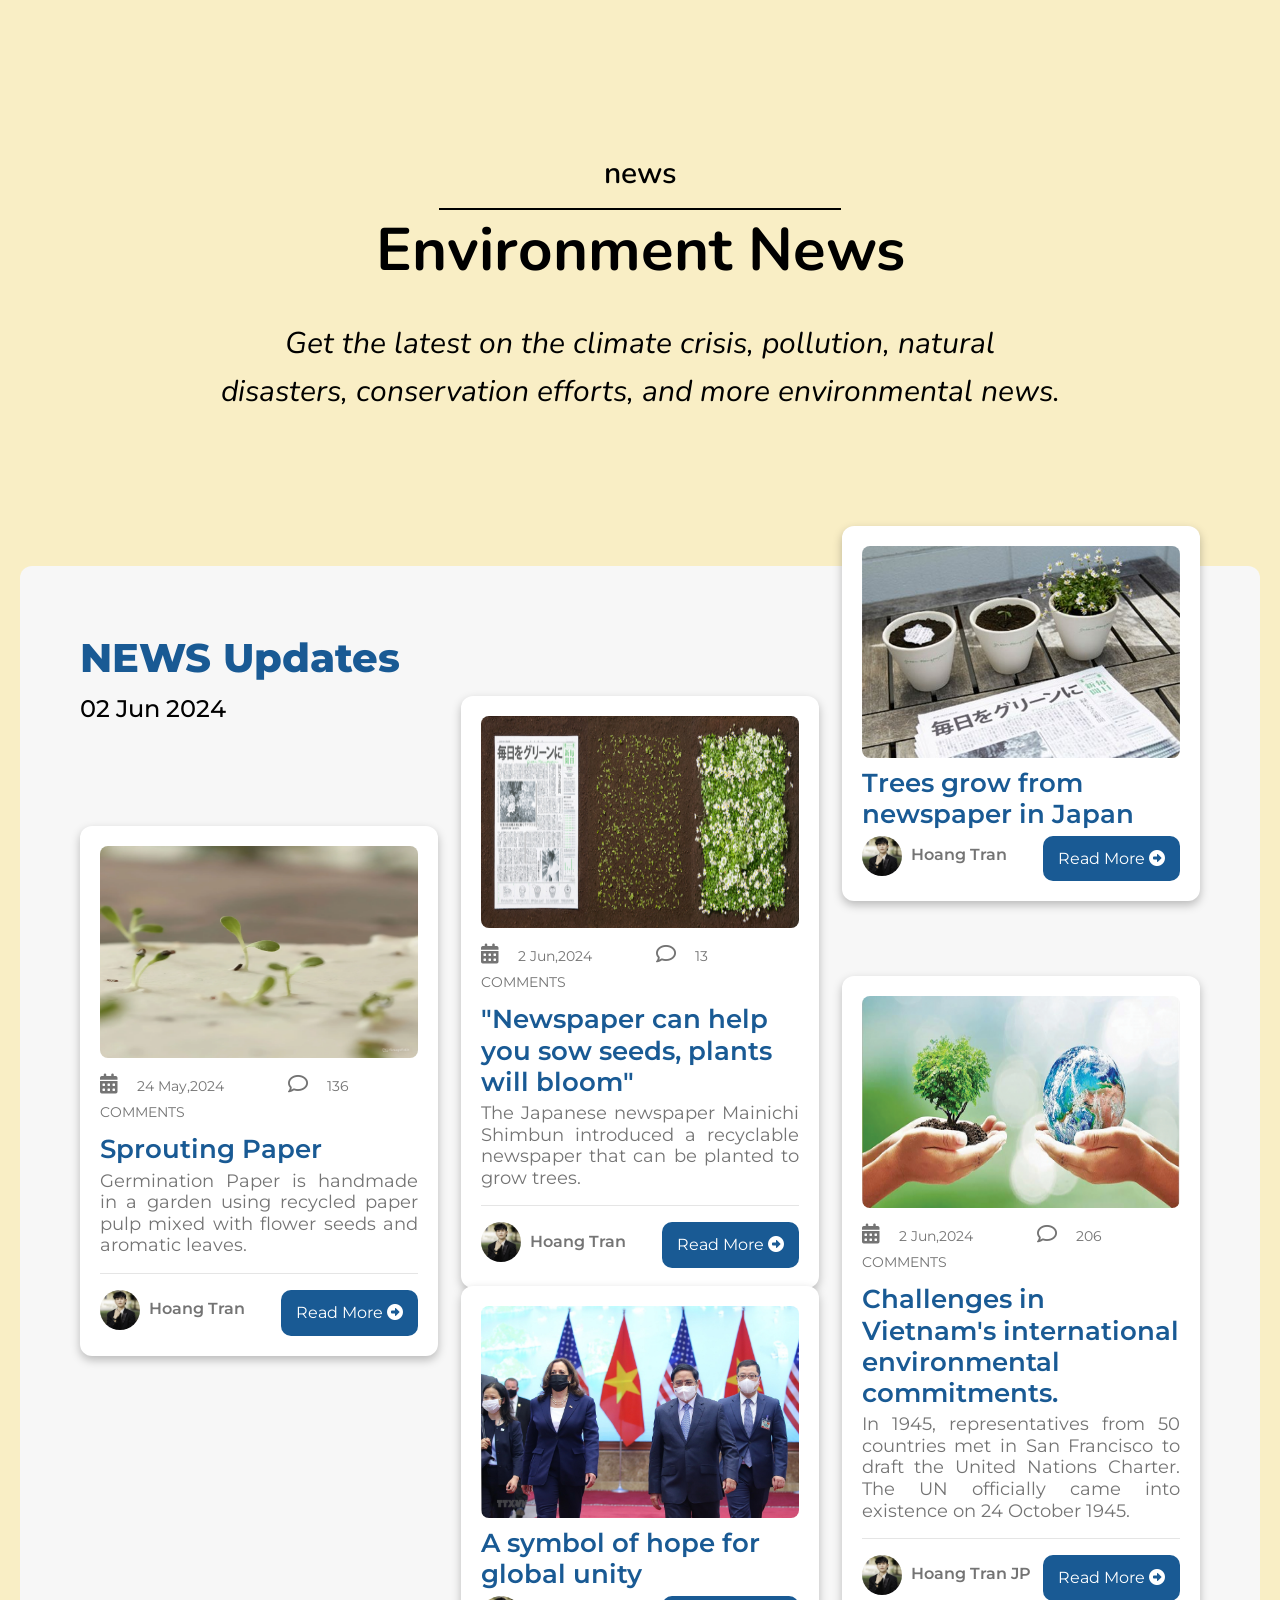
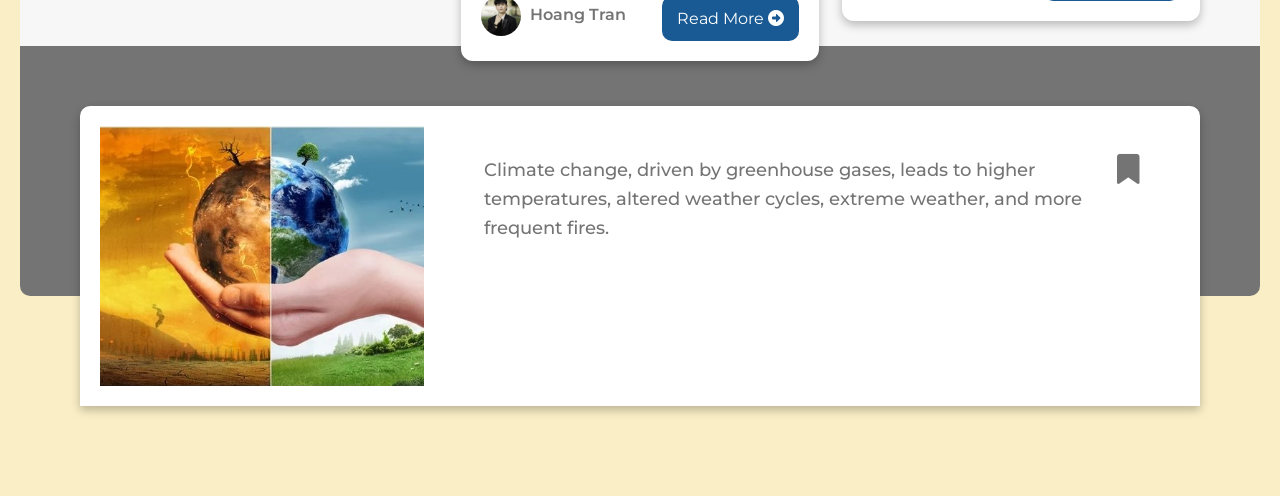
<file: FinalTermWeb_Hoang/FinalTermWeb_Hoang/html/blog-news.html>
<!DOCTYPE html>
<html lang="en">
<head>
  <meta charset="UTF-8">
  <meta name="viewport" content="width=device-width, initial-scale=1.0">
  <title>ECO-GRUADIAN</title>

  <link rel="stylesheet" href="https://cdn.jsdelivr.net/npm/bootstrap@4.6.2/dist/css/bootstrap.min.css" integrity="sha384-xOolHFLEh07PJGoPkLv1IbcEPTNtaed2xpHsD9ESMhqIYd0nLMwNLD69Npy4HI+N" crossorigin="anonymous">
  <link rel="stylesheet" href="https://cdnjs.cloudflare.com/ajax/libs/font-awesome/6.5.1/css/all.min.css" integrity="sha512-DTOQO9RWCH3ppGqcWaEA1BIZOC6xxalwEsw9c2QQeAIftl+Vegovlnee1c9QX4TctnWMn13TZye+giMm8e2LwA==" crossorigin="anonymous" referrerpolicy="no-referrer" />

  <link rel="stylesheet" href="../assets/css/base.css">
  <link rel="stylesheet" href="../assets/css/blog-news.css">
</head>
<body>
  <!-- SECTION ONE  -->
  <div class="section-one">
    <div class="container">
      <div class="inner">
        <div class="inner-title">news</div>
        <hr class="line">
        <div class="title">Environment News</div>
        <div class="desc">Get the latest on the climate crisis, pollution, natural disasters, conservation efforts, and more environmental news.</div>
      </div>
    </div>
  </div>
  <!-- SECTION ONE  -->

  <!-- SECTION TWO -->
  <div class="section-two">
    <div class="container">
      <div class="inner">
        <div class="title">NEWS Updates</div>
        <div class="time">02 Jun 2024</div>
        <div class="component one">
          <img src="../assets/images/giaynaymam.jpeg" alt="image">
          <div class="inner-time">    
            <span><i class="fa-solid fa-calendar-days"></i></span>
            <span>24 May,2024</span>
            <span class="col"></span>
            <span><i class="fa-regular fa-comment"></i></span>
            <span>136 COMMENTS</span>
          </div>
          <a href="https://uomhanhphuc.com/blogs/news/giaynaymam">
            <div class="title">Sprouting Paper </div>
          </a>
         
          <div class="desc">
            Germination Paper is handmade in a garden using recycled paper pulp mixed with flower seeds and aromatic leaves.
          </div>
          <hr class="line">
          <div class="inner-footer">
            <div class="people">
              <img src="../assets/images/avt1.jpeg" alt="image">
              <span class="name">Hoang Tran</span>
            </div>
            <a href="https://uomhanhphuc.com/blogs/news/giaynaymam">Read More <i class="fa-solid fa-circle-right"></i></a>
          </div>
        </div>
        <div class="component two">
          <img src="../assets/images/baogiaynaymam.png" alt="image">
          <div class="inner-time">
            <span><i class="fa-solid fa-calendar-days"></i></span>
            <span>2 Jun,2024</span>
            <span class="col"></span>
            <span><i class="fa-regular fa-comment"></i></span>
            <span>13 COMMENTS</span>
          </div>
          <a href="https://toquoc.vn/bao-giay-nhat-bien-thanh-cay-99158097.htm"><div class="title">
            "Newspaper can help you sow seeds, plants will bloom"</div>
          <div class="desc"></a>
          The Japanese newspaper Mainichi Shimbun introduced a recyclable newspaper that can be planted to grow trees.</div>
          <hr class="line">
          <div class="inner-footer">
            <div class="people">
              <img src="../assets/images/avt1.jpeg" alt="image">
              <span class="name">Hoang Tran</span>
            </div>
            <a href="#">Read More <i class="fa-solid fa-circle-right"></i></a>
          </div>
        </div>
        <div class="component three">
          <img src="../assets/images/anh3.jpg" alt="image">
          <div class="title">A symbol of hope for global unity</div>
          <div class="inner-footer">
            <div class="people">
              <img src="../assets/images/avt1.jpeg" alt="image">
              <span class="name">Hoang Tran</span>
            </div>
            <a href="#">Read More <i class="fa-solid fa-circle-right"></i></a>
          </div>
        </div>
        <div class="component four">
          <img src="../assets/images/caymoclentubao.jpg" alt="image">
          <a href="https://moit.gov.vn/bao-ve-moi-truong/cay-xanh-moc-len-tu-giay-bao-tai-nhat-ban2.html">
            <div class="title">
              Trees grow from newspaper in Japan</div>
          </a>
   
          <div class="inner-footer">
            <div class="people">
              <img src="../assets/images/avt1.jpeg" alt="image">
              <span class="name">Hoang Tran</span>
            </div>
            <a href="https://moit.gov.vn/bao-ve-moi-truong/cay-xanh-moc-len-tu-giay-bao-tai-nhat-ban2.html">Read More <i class="fa-solid fa-circle-right"></i></a>
          </div>
        </div>
        <div class="component five">
          <img src="../assets/images/cayxanh.png" alt="image">
          <div class="inner-time">
            <span><i class="fa-solid fa-calendar-days"></i></span>
            <span>2 Jun,2024</span>
            <span class="col"></span>
            <span><i class="fa-regular fa-comment"></i></span>
            <span>206 COMMENTS</span>
          </div>
          <div class="title">Challenges in Vietnam's international environmental commitments.

          </div>
          <div class="desc">In 1945, representatives from 50 countries met in San Francisco to draft the United Nations Charter. The UN officially came into existence on 24 October 1945.
          </div>
          <hr class="line">
          <div class="inner-footer">
            <div class="people">
              <img src="../assets/images/avt1.jpeg" alt="image">
              <span class="name">Hoang Tran JP</span>
            </div>
            <a href="#">Read More <i class="fa-solid fa-circle-right"></i></a>
          </div>
        </div>
      </div>
      <div class="footer">
        <div class="item">
          <img src="../assets/images/anh6.jpg" alt="image">
          <div class="content">
            <div class="desc">
             
Climate change, driven by greenhouse gases, leads to higher temperatures, altered weather cycles, extreme weather, and more frequent fires.</div>
            <div class="icon"><i class="fa-solid fa-bookmark"></i></div>
          </div>
        </div>
      </div>
    </div>
  </div>
  <!-- SECTION TWO -->



</body>
</html>
</file>
<file: FinalTermWeb_Hoang/FinalTermWeb_Hoang/assets/css/base.css>
@import url('https://fonts.googleapis.com/css2?family=Roboto:ital,wght@0,100;0,300;0,400;0,500;0,700;0,900;1,100;1,300;1,400;1,500;1,700;1,900&display=swap');
:root {
  --color-one: #F9EEC5;
  --color-two: #4A9B36;
  --color-three: #CC8756;
  --color-four: #195A94;
  --color-text: #000000;
  --color-desc: #747474;

  --font: "Roboto", sans-serif;
}

* {
  box-sizing: border-box;
}

body {
  color: var(--color-text);
  line-height: 1.6;
  font-family: var(--font);
  margin: 0;
}

.container {
  max-width: 100%;
  padding-left: 100px;
  padding-right: 100px;
  margin: 0;
}

a:hover {
  text-decoration: none;
}

@media (max-width: 1199.8px){
  
}
@media (max-width: 991.8px){
  .container {
    padding-left: 80px;
    padding-right: 80px;
  }
}
@media (max-width: 767.8px){
  .container {
    padding-left: 60px;
    padding-right: 60px;
  }
}
@media (max-width: 575.8px){
  .container {
    padding-left: 30px;
    padding-right: 30px;
  }
}
</file>
<file: FinalTermWeb_Hoang/FinalTermWeb_Hoang/assets/css/blog-news.css>
@import url('https://fonts.googleapis.com/css2?family=Nunito:ital,wght@0,200..1000;1,200..1000&display=swap');
@import url('https://fonts.googleapis.com/css2?family=Montserrat:ital,wght@0,100..900;1,100..900&family=Nunito:ital,wght@0,200..1000;1,200..1000&display=swap');

/* SECTION ONE  */
body {
  background-color: #F9EEC5;
}
.section-one .inner {
  display: flex;
  flex-direction: column;
  align-items: center;
  font-family: "Nunito", sans-serif;
  color: black;
  padding: 150px 120px;
}
.section-one .inner-title {
  font-size: 30px;
  font-weight: 600;
  margin-bottom: 10px;
}
.section-one .line {
  margin: 0;
  border: 1px solid black;
  width: 400px;
}
.section-one .title {
  font-size: 60px;
  font-weight: 700;
  margin-top: 10px;
  line-height: 100%;
}
.section-one .desc {
  font-size: 30px;
  text-align: center;
  font-style: italic;
  margin-top: 40px;
}

@media (max-width: 1199.8px){
  
}
@media (max-width: 991.8px){
  
}
@media (max-width: 767.8px){
  .section-one .inner {
    padding: 100px 60px;
  }
  .section-one .inner-title {
    font-size: 26px;
  }
  .section-one .line {
    width: 300px;
  }
  .section-one .title {
    font-size: 45px;
  }
  .section-one .desc {
    font-size: 24px;
    margin-top: 35px;
  }
}
@media (max-width: 575.8px){
  .section-one .inner {
    padding: 60px 40px;
  }
  .section-one .inner-title {
    font-size: 24px;
  }
  .section-one .line {
    width: 300px;
  }
  .section-one .title {
    font-size: 30px;
  }
  .section-one .desc {
    font-size: 20px;
    margin-top: 30px;
  }
}
/* END SECTION ONE  */

/* SECTION TWO  */
.section-two {
  padding: 0 20px;
  font-family: "Montserrat", sans-serif;
  margin-bottom: 200px;
}
.section-two .container {
  padding: 0;
  background-color: #f7f7f7;
  border-radius: 12px;
  padding: 60px;
  padding-bottom: 0;
}
.section-two .inner {
  position: relative;
  height: 1020px;
}
.section-two .title {
  font-size: 40px;
  font-weight: 800;
  color: var(--color-four);
}
.section-two .time {
  font-size: 24px;
  font-weight: 500;
}
.section-two .component {
  background-color: white;
  width: 32%;
  padding: 20px;
  position: absolute;
  border-radius: 12px;
  box-shadow: 0px 4px 10px 0px #00000040;
  top: 1000px;
}
.section-two .component img {
  width: 100%;
  height: auto;
  aspect-ratio: 3/2;
  border-radius: 8px;
}
.section-two .component .inner-time {
  margin-top: 15px;
}
.section-two .component .inner-time span {
  font-size: 14px;
  margin-right: 15px;
  color: var(--color-desc);
}
.section-two .component .inner-time span i {
  font-size: 20px;
}
.section-two .component .title {
  font-size: 26px;
  font-weight: 600;
  margin-top: 10px;
  line-height: 1.2;
  margin-bottom: 5px;
}
.section-two .component .desc {
  font-size: 18px;
  line-height: 1.2;
  color: var(--color-desc);
  text-align: justify;;
}
.section-two .component .inner-footer {
  display: flex;
  flex-wrap: wrap;
  justify-content: space-between;
}
.section-two .component .inner-footer img {
  width: 40px;
  height: 40px;
  border-radius: 50%;
}
.section-two .component .inner-footer .name {
  font-size: 16px;
  font-weight: 600;
  color: var(--color-desc);
  margin-left: 5px;
}
.section-two .component .inner-footer a {
  background-color: var(--color-four);
  padding: 10px 15px;
  border-radius: 10px;
  color: white;
  font-size: 16px;
}
.section-two .footer {
  background-color: #747474;
  height: 250px;
  padding: 0 80px;
  position: relative;
  border-bottom-left-radius: 10px;
  border-bottom-right-radius: 10px;
  margin: 0 -60px;
}
.section-two .footer .item {
  background-color: white;
  padding: 20px;
  border-top-left-radius: 10px;
  border-top-right-radius: 10px;
  height: 300px;
  width: calc(100% - 120px);
  position: absolute;
  box-shadow: 0px 4px 10px 0px #00000040;
  top: 60px;
  left: 60px;
  overflow: hidden;
  display: flex;
  flex-wrap: wrap;
}
.section-two .footer .item img {
  width: 30%;
  height: 260px;
}
.section-two .footer .item .content {
  width: 70%;
  padding: 30px 60px;
  font-size: 18px;
  font-weight: 500;
  color: var(--color-desc);
  position: relative;
}
.section-two .footer .item .content .icon {
  position: absolute;
  top: 20px;
  right: 40px;
  font-size: 30px;
}
.section-two .one {
  top: 200px;
}
.section-two .two {
  top: 70px;
  left: calc(32% + 2%);
}
.section-two .three {
  top: 660px;
  left: calc(32% + 2%);
  z-index: 999;
}
.section-two .four {
  top: -100px;
  right: 0;
  z-index: 999;
}
.section-two .five {
  top: 350px;
  right: 0;
}

@media (max-width: 1199.8px){
  .section-two .inner {
    position: relative;
    height: 1000px;
  }
  .section-two .component .inner-time span {
    font-size: 14px;
    margin-right: 0px;
  }
  .section-two .three {
    top: 600px;
    left: calc(32% + 2%);
    z-index: 999;
  }
  .section-two .five {
    top: 320px;
    right: 0;
  }
  .section-two .component .inner-footer a {
    padding: 10px 10px;
    border-radius: 10px;
    font-size: 16px;
  }
}
@media (max-width: 991.8px){
  .section-two .inner {
    height: 1500px;
  }
  .section-two .component {
    width: 45%;
  }
  .section-two .component .inner-time span {
    font-size: 14px;
    margin-right: 5px;
  }
  .section-two .one {
    top: 130px;
  }
  .section-two .two {
    top: -120px;
    left: calc(45% + 10%);
  }
  .section-two .three {
    top: 790px;
    left: 0;
  }
  .section-two .four {
    top: 1040px;
    right: 0;
    z-index: 999;
  }
  .section-two .five {
    top: 430px;
    right: 0;
  }
  
}
@media (max-width: 767.8px){
  .section-two .inner {
    height: 1250px;
  }
  .section-two .component .inner-time span {
    font-size: 10px;
    margin-right: 0px;
  }
  .section-two .component .inner-footer a {
    padding: 5px 5px;
    font-size: 13px;
  }
  .section-two .component .title {
    font-size: 22px;
  }
  .section-two .component .desc {
    font-size: 16px;
  }
  .section-two .component .inner-footer img {
    width: 30px;
    height: 30px;
  }
  .section-two .component .inner-footer .name {
    font-size: 14px;
    margin-left: 2px;
  }
  .section-two .three {
    top: 700px;
    left: 0;
  }
  .section-two .four {
    top: 910px;
    right: 0;
    z-index: 999;
  }
  .section-two .five {
    top: 350px;
    right: 0;
  }
  .section-two .footer .item .content {
    padding: 30px 30px;
    font-size: 16px;
  }
}
@media (max-width: 575.8px){
  .section-two .inner {
    height: 2700px;
  }
  .section-two .title {
    font-size: 30px;
    text-align: center;
  }
  .section-two .time {
    text-align: center;
    font-size: 20px;
  }
  .section-two .component {
    width: 80%;
    margin-left: 10%;
  }
  .section-two .component .inner-time span {
    font-size: 10px;
    margin-right: 0px;
  }
  .section-two .component .inner-footer a {
    padding: 10px 10px;
    font-size: 15px;
  }
  .section-two .component .title {
    font-size: 26px;
    text-align: left;
  }
  .section-two .component .desc {
    font-size: 18px;
  }
  .section-two .component .inner-footer img {
    width: 40px;
    height: 40px;
  }
  .section-two .component .inner-footer .name {
    font-size: 14px;
    margin-left: 5px;
  }
  .section-two .footer {
    height: 200px;
  }
  .section-two .footer .item {
    height: 270px;
    width: calc(100% - 60px);
    left: 30px;
  }
  .section-two .footer .item img {
    height: 230px;
  }
  .section-two .footer .item .content {
    padding: 30px 30px;
    font-size: 14px;
  }
  .section-two .one {
    top: 100px;
  }
  .section-two .two {
    top: 730px;
    left: 0;
  }
  .section-two .three {
    top: 1230px;
    left: 0;
  }
  .section-two .four {
    top: 1590px;
    left: 0;
    z-index: 999;
  }
  .section-two .five {
    top: 1980px;
    left: 0;
  }
  .section-two .footer .item .content .icon {
    position: absolute;
    top: 20px;
    right: 10px;
    font-size: 30px;
  }
}

/* END SECTION TWO  */
</file>
